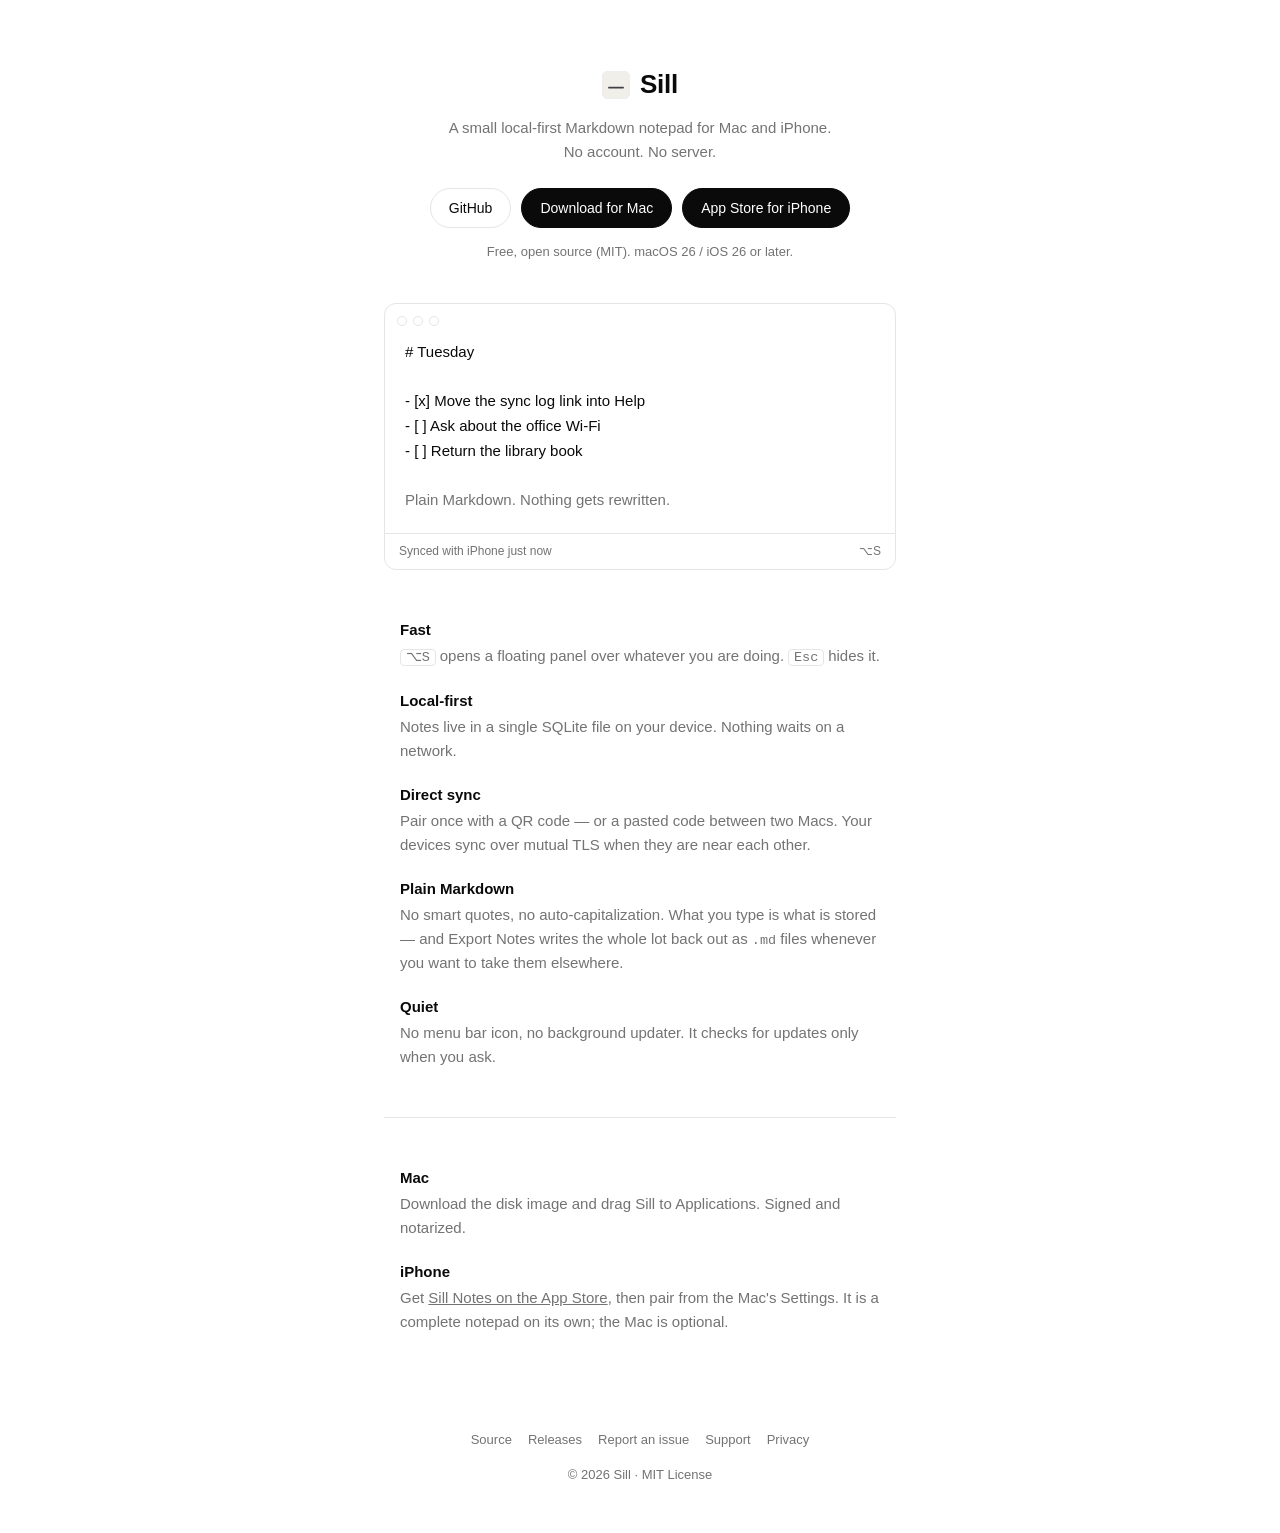
<file: site/index.html>
<!doctype html>
<html lang="en">
<head>
<meta charset="utf-8">
<meta name="viewport" content="width=device-width, initial-scale=1">
<title>Sill — Local-first Markdown notes for Mac and iPhone</title>
<meta name="description" content="A small local-first Markdown notepad for Mac and iPhone. No account, no server. Your devices sync directly when they are near each other.">
<meta property="og:title" content="Sill">
<meta property="og:description" content="A small local-first Markdown notepad for Mac and iPhone. No account, no server.">
<meta property="og:type" content="website">
<link rel="icon" href="favicon.png" sizes="64x64" type="image/png">
<link rel="apple-touch-icon" href="apple-touch-icon.png">
<link rel="stylesheet" href="style.css">
</head>
<body>
<main>
  <div class="brand">
    <svg class="mark" viewBox="0 0 64 64" aria-hidden="true">
      <rect width="64" height="64" rx="14" fill="var(--mark-ground)" stroke="var(--line)"/>
      <rect x="14" y="36" width="36" height="4" rx="1" fill="var(--mark-bar)"/>
    </svg>
    Sill
  </div>
  <p class="tagline">A small local-first Markdown notepad for Mac and iPhone.<br>No account. No server.</p>
  <div class="actions">
    <a class="button ghost" href="https://github.com/mrskiro/sill">GitHub</a>
    <a class="button" href="https://github.com/mrskiro/sill/releases/latest">Download for Mac</a>
    <a class="button" href="https://apps.apple.com/app/sill-notes/id6809280142">App Store for iPhone</a>
  </div>
  <p class="fine">Free, open source (MIT). macOS 26 / iOS 26 or later.</p>

  <div class="panel" aria-hidden="true">
    <div class="panel-bar"><i></i><i></i><i></i></div>
    <div class="panel-body"># Tuesday

- [x] Move the sync log link into Help
- [ ] Ask about the office Wi-Fi
- [ ] Return the library book

<span class="dim">Plain Markdown. Nothing gets rewritten.</span></div>
    <div class="panel-foot"><span>Synced with iPhone just now</span><span>⌥S</span></div>
  </div>

  <dl class="features">
    <dt>Fast</dt>
    <dd><kbd>⌥S</kbd> opens a floating panel over whatever you are doing. <kbd>Esc</kbd> hides it.</dd>
    <dt>Local-first</dt>
    <dd>Notes live in a single SQLite file on your device. Nothing waits on a network.</dd>
    <dt>Direct sync</dt>
    <dd>Pair once with a QR code — or a pasted code between two Macs. Your devices sync over mutual TLS when they
      are near each other.</dd>
    <dt>Plain Markdown</dt>
    <dd>No smart quotes, no auto-capitalization. What you type is what is stored — and Export Notes writes the whole
      lot back out as <code>.md</code> files whenever you want to take them elsewhere.</dd>
    <dt>Quiet</dt>
    <dd>No menu bar icon, no background updater. It checks for updates only when you ask.</dd>
  </dl>

  <hr>

  <dl class="get">
    <dt>Mac</dt>
    <dd>Download the disk image and drag Sill to Applications. Signed and notarized.</dd>
    <dt>iPhone</dt>
    <dd>Get <a href="https://apps.apple.com/app/sill-notes/id6809280142">Sill Notes on the App Store</a>, then pair from the Mac's Settings. It is a complete notepad on its own; the Mac is optional.</dd>
  </dl>

  <footer>
    <nav>
      <a href="https://github.com/mrskiro/sill">Source</a>
      <a href="https://github.com/mrskiro/sill/releases">Releases</a>
      <a href="https://github.com/mrskiro/sill/issues/new/choose">Report an issue</a>
      <a href="support.html">Support</a>
      <a href="privacy.html">Privacy</a>
    </nav>
    <p>© 2026 Sill · MIT License</p>
  </footer>
</main>
</body>
</html>
</file>
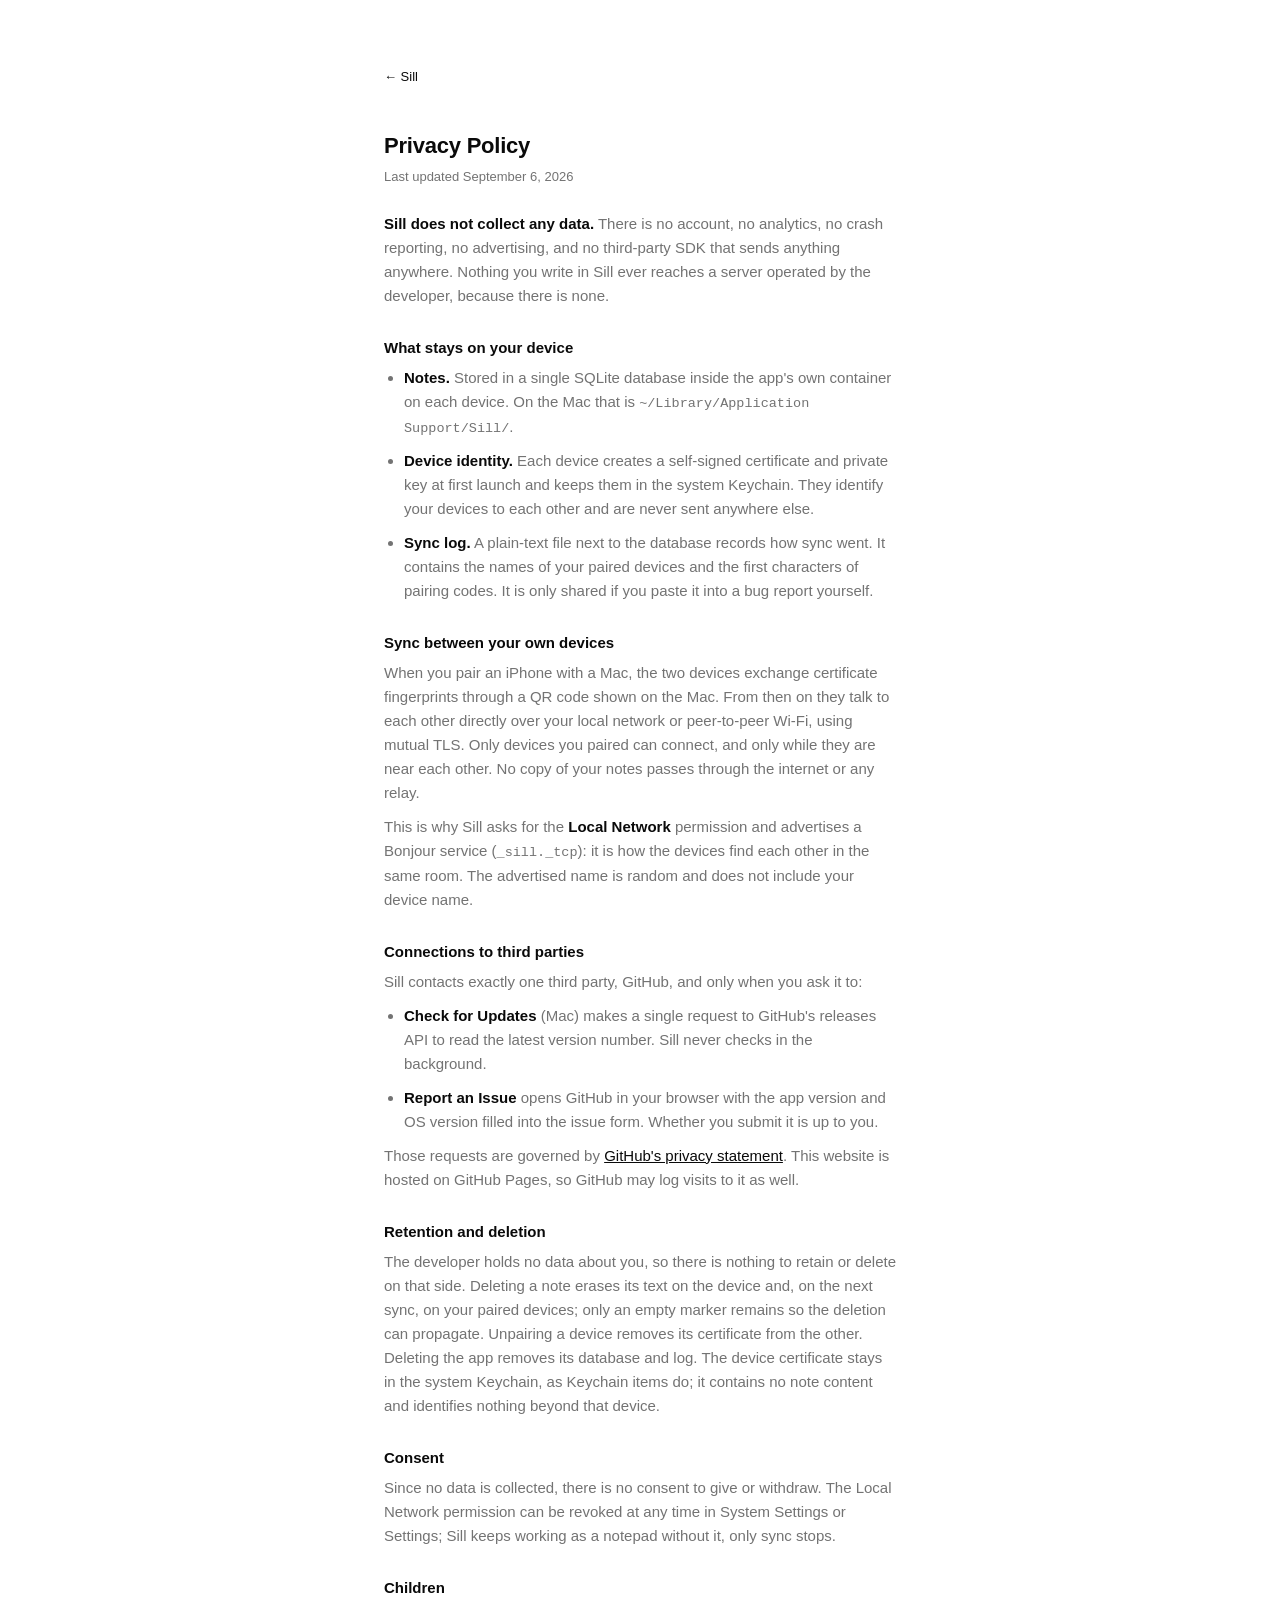
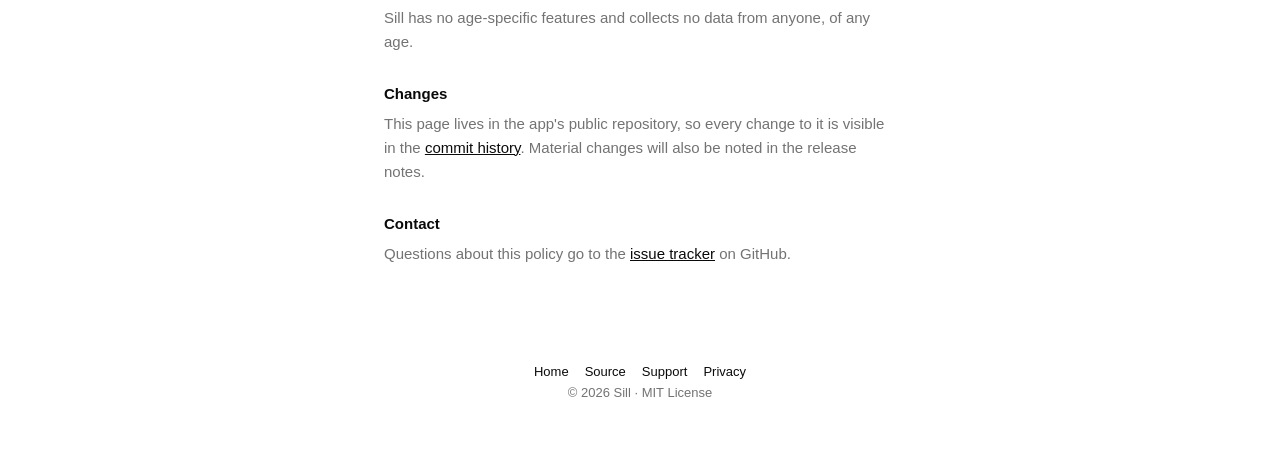
<file: site/privacy.html>
<!doctype html>
<html lang="en">
<head>
<meta charset="utf-8">
<meta name="viewport" content="width=device-width, initial-scale=1">
<title>Sill — Privacy Policy</title>
<meta name="description" content="Sill collects no data. Notes stay on your devices and sync directly between them.">
<link rel="icon" href="favicon.png" sizes="64x64" type="image/png">
<link rel="apple-touch-icon" href="apple-touch-icon.png">
<link rel="stylesheet" href="style.css">
</head>
<body>
<main class="prose">
  <a class="back" href="./">← Sill</a>
  <h1>Privacy Policy</h1>
  <p class="updated">Last updated September 6, 2026</p>

  <p><strong>Sill does not collect any data.</strong> There is no account, no analytics, no crash reporting, no advertising, and no third-party SDK that sends anything anywhere. Nothing you write in Sill ever reaches a server operated by the developer, because there is none.</p>

  <h2>What stays on your device</h2>
  <ul>
    <li><strong>Notes.</strong> Stored in a single SQLite database inside the app's own container on each device. On the Mac that is <code>~/Library/Application Support/Sill/</code>.</li>
    <li><strong>Device identity.</strong> Each device creates a self-signed certificate and private key at first launch and keeps them in the system Keychain. They identify your devices to each other and are never sent anywhere else.</li>
    <li><strong>Sync log.</strong> A plain-text file next to the database records how sync went. It contains the names of your paired devices and the first characters of pairing codes. It is only shared if you paste it into a bug report yourself.</li>
  </ul>

  <h2>Sync between your own devices</h2>
  <p>When you pair an iPhone with a Mac, the two devices exchange certificate fingerprints through a QR code shown on the Mac. From then on they talk to each other directly over your local network or peer-to-peer Wi-Fi, using mutual TLS. Only devices you paired can connect, and only while they are near each other. No copy of your notes passes through the internet or any relay.</p>
  <p>This is why Sill asks for the <strong>Local Network</strong> permission and advertises a Bonjour service (<code>_sill._tcp</code>): it is how the devices find each other in the same room. The advertised name is random and does not include your device name.</p>

  <h2>Connections to third parties</h2>
  <p>Sill contacts exactly one third party, GitHub, and only when you ask it to:</p>
  <ul>
    <li><strong>Check for Updates</strong> (Mac) makes a single request to GitHub's releases API to read the latest version number. Sill never checks in the background.</li>
    <li><strong>Report an Issue</strong> opens GitHub in your browser with the app version and OS version filled into the issue form. Whether you submit it is up to you.</li>
  </ul>
  <p>Those requests are governed by <a href="https://docs.github.com/site-policy/privacy-policies/github-general-privacy-statement">GitHub's privacy statement</a>. This website is hosted on GitHub Pages, so GitHub may log visits to it as well.</p>

  <h2>Retention and deletion</h2>
  <p>The developer holds no data about you, so there is nothing to retain or delete on that side. Deleting a note erases its text on the device and, on the next sync, on your paired devices; only an empty marker remains so the deletion can propagate. Unpairing a device removes its certificate from the other. Deleting the app removes its database and log. The device certificate stays in the system Keychain, as Keychain items do; it contains no note content and identifies nothing beyond that device.</p>

  <h2>Consent</h2>
  <p>Since no data is collected, there is no consent to give or withdraw. The Local Network permission can be revoked at any time in System Settings or Settings; Sill keeps working as a notepad without it, only sync stops.</p>

  <h2>Children</h2>
  <p>Sill has no age-specific features and collects no data from anyone, of any age.</p>

  <h2>Changes</h2>
  <p>This page lives in the app's public repository, so every change to it is visible in the <a href="https://github.com/mrskiro/sill/commits/main/site/privacy.html">commit history</a>. Material changes will also be noted in the release notes.</p>

  <h2>Contact</h2>
  <p>Questions about this policy go to the <a href="https://github.com/mrskiro/sill/issues">issue tracker</a> on GitHub.</p>

  <footer>
    <nav>
      <a href="./">Home</a>
      <a href="https://github.com/mrskiro/sill">Source</a>
      <a href="support.html">Support</a>
      <a href="privacy.html">Privacy</a>
    </nav>
    <p>© 2026 Sill · MIT License</p>
  </footer>
</main>
</body>
</html>
</file>
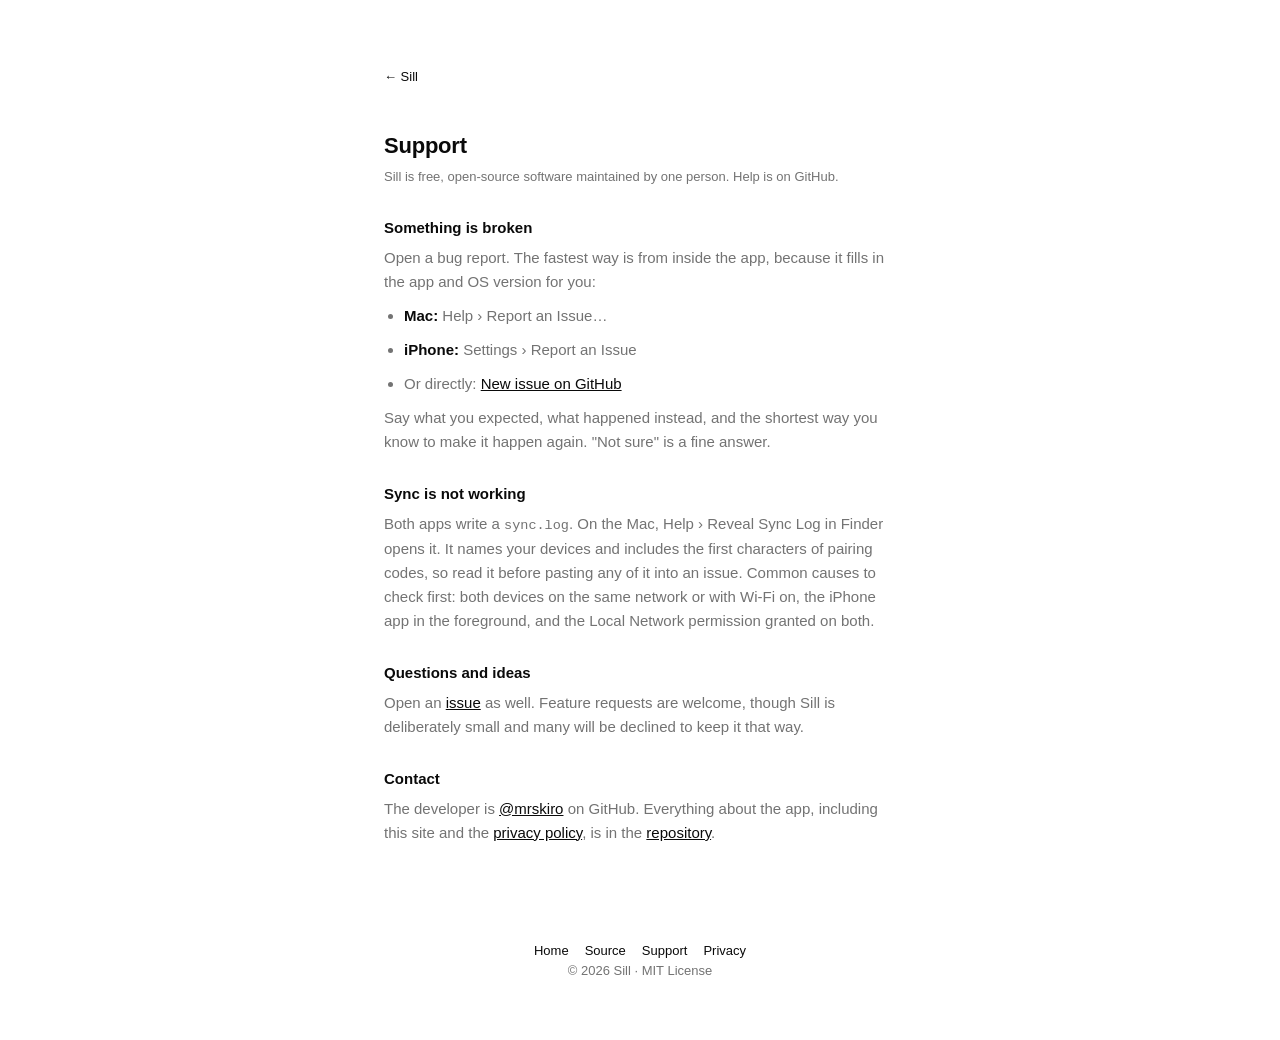
<file: site/support.html>
<!doctype html>
<html lang="en">
<head>
<meta charset="utf-8">
<meta name="viewport" content="width=device-width, initial-scale=1">
<title>Sill — Support</title>
<meta name="description" content="How to get help with Sill, report a bug, or ask a question.">
<link rel="icon" href="favicon.png" sizes="64x64" type="image/png">
<link rel="apple-touch-icon" href="apple-touch-icon.png">
<link rel="stylesheet" href="style.css">
</head>
<body>
<main class="prose">
  <a class="back" href="./">← Sill</a>
  <h1>Support</h1>
  <p class="updated">Sill is free, open-source software maintained by one person. Help is on GitHub.</p>

  <h2>Something is broken</h2>
  <p>Open a bug report. The fastest way is from inside the app, because it fills in the app and OS version for you:</p>
  <ul>
    <li><strong>Mac:</strong> Help › Report an Issue…</li>
    <li><strong>iPhone:</strong> Settings › Report an Issue</li>
    <li>Or directly: <a href="https://github.com/mrskiro/sill/issues/new/choose">New issue on GitHub</a></li>
  </ul>
  <p>Say what you expected, what happened instead, and the shortest way you know to make it happen again. "Not sure" is a fine answer.</p>

  <h2>Sync is not working</h2>
  <p>Both apps write a <code>sync.log</code>. On the Mac, Help › Reveal Sync Log in Finder opens it. It names your devices and includes the first characters of pairing codes, so read it before pasting any of it into an issue. Common causes to check first: both devices on the same network or with Wi-Fi on, the iPhone app in the foreground, and the Local Network permission granted on both.</p>

  <h2>Questions and ideas</h2>
  <p>Open an <a href="https://github.com/mrskiro/sill/issues">issue</a> as well. Feature requests are welcome, though Sill is deliberately small and many will be declined to keep it that way.</p>

  <h2>Contact</h2>
  <p>The developer is <a href="https://github.com/mrskiro">@mrskiro</a> on GitHub. Everything about the app, including this site and the <a href="privacy.html">privacy policy</a>, is in the <a href="https://github.com/mrskiro/sill">repository</a>.</p>

  <footer>
    <nav>
      <a href="./">Home</a>
      <a href="https://github.com/mrskiro/sill">Source</a>
      <a href="support.html">Support</a>
      <a href="privacy.html">Privacy</a>
    </nav>
    <p>© 2026 Sill · MIT License</p>
  </footer>
</main>
</body>
</html>
</file>
<file: site/style.css>
:root {
  color-scheme: light dark;
  --bg: #FFFFFF;
  --ink: #0A0A0A;
  --muted: #737373;
  --line: #E5E5E5;
  --button: #0A0A0A;
  --button-ink: #FFFFFF;
  --mark-ground: #F0EFEA;
  --mark-bar: #404046;
}
@media (prefers-color-scheme: dark) {
  :root {
    --bg: #0A0A0A;
    --ink: #F5F5F5;
    --muted: #8A8A8A;
    --line: #262626;
    --button: #F5F5F5;
    --button-ink: #0A0A0A;
    --mark-ground: #232326;
    --mark-bar: #EDEDF2;
  }
}

* { box-sizing: border-box; }
body {
  margin: 0;
  padding: 64px 24px 48px;
  font-family: -apple-system, BlinkMacSystemFont, "SF Pro Text", "Helvetica Neue", Helvetica, Arial, sans-serif;
  font-size: 15px;
  line-height: 1.6;
  color: var(--ink);
  background: var(--bg);
  -webkit-font-smoothing: antialiased;
}
a { color: inherit; }
main { max-width: 32rem; margin: 0 auto; }
kbd {
  font-family: ui-monospace, "SF Mono", Menlo, monospace;
  font-size: 0.9em;
  padding: 0 0.35em;
  border: 1px solid var(--line);
  border-radius: 4px;
  white-space: nowrap;
}

.brand { display: flex; align-items: center; justify-content: center; gap: 10px; font-size: 26px; font-weight: 600; letter-spacing: -0.01em; }
.mark { width: 28px; height: 28px; }
.tagline { text-align: center; color: var(--muted); margin: 10px 0 24px; }

.actions { display: flex; justify-content: center; gap: 10px; flex-wrap: wrap; }
.button {
  display: inline-block; padding: 8px 18px; border-radius: 999px;
  font-weight: 500; text-decoration: none; font-size: 14px;
  background: var(--button); color: var(--button-ink); border: 1px solid var(--button);
}
.button.ghost { background: transparent; color: var(--ink); border-color: var(--line); }
.fine { text-align: center; color: var(--muted); font-size: 13px; margin: 14px 0 0; }

/* An illustration of the floating panel, not a screenshot. */
.panel { margin: 40px 0 48px; border: 1px solid var(--line); border-radius: 12px; overflow: hidden; }
.panel-bar { display: flex; gap: 6px; padding: 12px 12px 0; }
.panel-bar i { width: 10px; height: 10px; border-radius: 50%; border: 1px solid var(--line); }
.panel-body { padding: 14px 20px 20px; white-space: pre-wrap; line-height: 1.65; }
.panel-body .dim { color: var(--muted); }
.panel-foot { display: flex; justify-content: space-between; padding: 8px 14px; border-top: 1px solid var(--line); font-size: 12px; color: var(--muted); }

.features { margin: 0; padding: 0 16px; }
.features dt { font-weight: 600; margin-top: 20px; }
.features dd { margin: 2px 0 0; color: var(--muted); }

hr { border: 0; border-top: 1px solid var(--line); margin: 48px 0; }

.get dt { font-weight: 600; margin-top: 20px; }
.get dd { margin: 2px 0 0; color: var(--muted); }
.get { padding: 0 16px; }
pre {
  margin: 10px 0 0; padding: 10px 12px; border: 1px solid var(--line); border-radius: 8px;
  font-family: ui-monospace, "SF Mono", Menlo, monospace; font-size: 12.5px; line-height: 1.6;
  color: var(--ink); overflow-x: auto;
}

footer { margin-top: 96px; text-align: center; font-size: 13px; color: var(--muted); }
footer nav { display: flex; flex-wrap: wrap; justify-content: center; gap: 6px 16px; }
footer a { text-decoration: none; }
footer a:hover { text-decoration: underline; }
footer p { margin: 14px 0 0; }

/* Prose pages (privacy, support) */
.prose h1 { font-size: 22px; margin: 40px 0 4px; letter-spacing: -0.01em; }
.prose .updated { color: var(--muted); font-size: 13px; margin: 0 0 24px; }
.prose h2 { font-size: 15px; font-weight: 600; margin: 28px 0 6px; }
.prose p, .prose li { margin: 0 0 10px; color: var(--muted); }
.prose ul { padding-left: 20px; margin: 0 0 10px; }
.prose strong { color: var(--ink); font-weight: 600; }
.prose a { color: var(--ink); }
.back { display: inline-block; color: var(--muted); text-decoration: none; font-size: 13px; }
.back:hover { text-decoration: underline; }
code { font-family: ui-monospace, "SF Mono", Menlo, monospace; font-size: 0.9em; }
</file>
